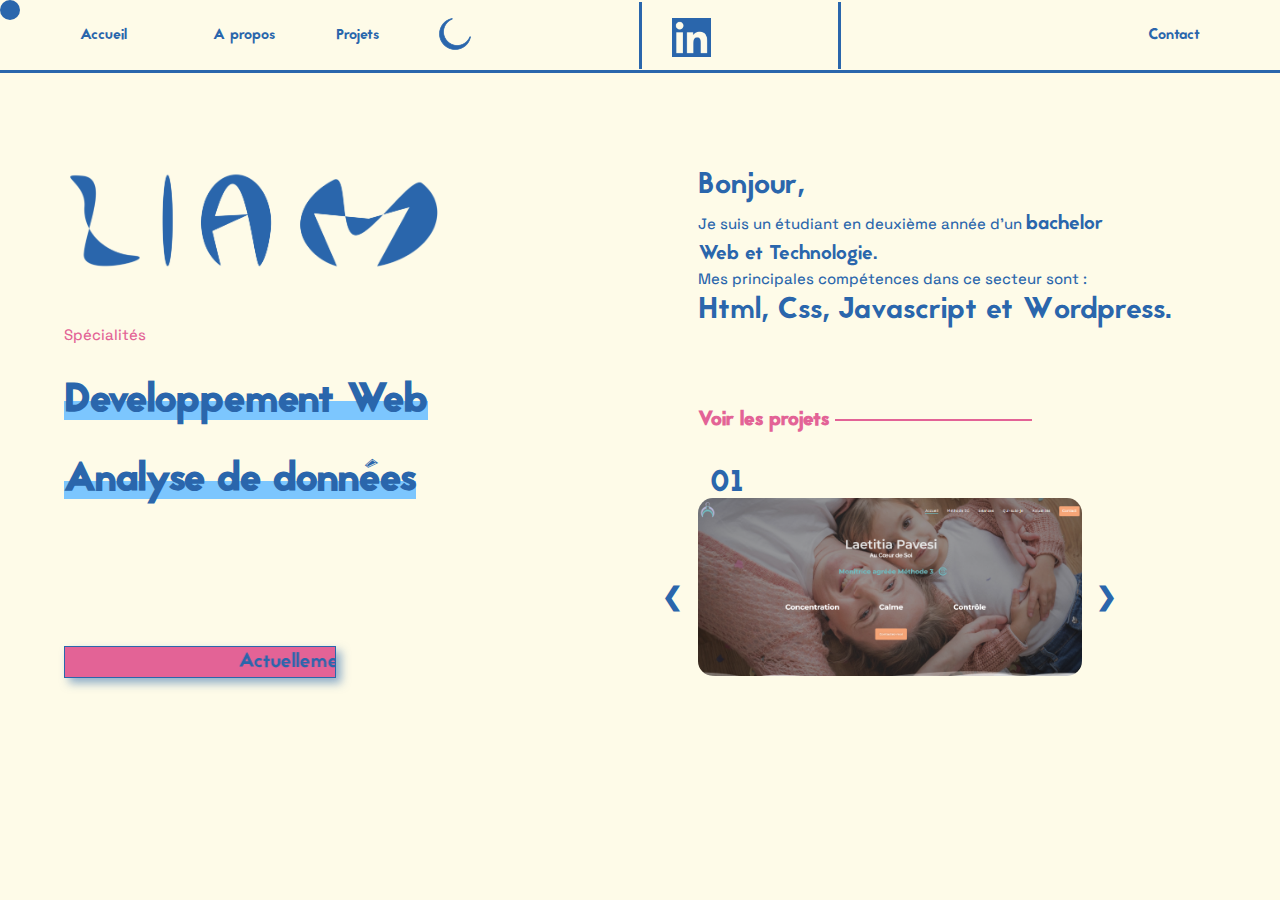
<file: index.html>
<!DOCTYPE html>
<html lang="en">
<head>
    <meta charset="UTF-8">
    <meta http-equiv="X-UA-Compatible" content="IE=edge">
    <meta name="viewport" content="width=device-width, initial-scale=1.0">
    <title>Liam Desrayaud - Developpeur Web</title>
    <link rel="stylesheet" href="assets\Css\Style.css">
    <link rel="apple-touch-icon" sizes="180x180" href="assets\favicon\apple-touch-icon.png">
    <link rel="icon" type="image/png" sizes="32x32" href="assets\favicon\favicon-32x32.png">
    <link rel="icon" type="image/png" sizes="16x16" href="assets\favicon\favicon-16x16.png">
    <link rel="manifest" href="assets\favicon\site.webmanifest">
</head>
<body>
    <div id="trailer">
      <img class="mousseInfos" src="assets\media\img\liens-trailler.png" alt="">
    </div>

      <nav>
        <div class="firstNavigation element">
          <a href="index.html">Accueil</a>
          <a href="A-propos.html">A propos</a>
          <a href="projets.html">Projets</a>
          <button class="darkModeBtn">
            <img class="iconsSoleilLune" src="assets\media\img\croissant-de-lune.png" alt="">
          </button>
          
        </div>
        <div class="socialMedia element">
          <a href="">
            <img  id="linkedin" src="assets\media\img\linkedin.png" alt="">
          </a>
        </div>
        <div class="contact element">
          <a href="mailto:liam.desrayaud@next-u.fr">Contact</a>  
        </div>
      </nav>
    <header class="headerAcceuil">
      <div class="left">
        <img id="imgLiamFontPerso" src="assets\media\img\liamFontPerso.png" alt="">
        <p>Spécialités</p>
        <h1 id="devWebHome"> <span class="surlignage">Developpement Web</span></h1>
        <h2 id="analyseHome"> <span class="surlignage">Analyse de données</span></h2>
        <div class="contenaireDefilementTexte">
          <marquee width="100%" scrollamount="10">Actuellement en recherche de stage</marquee>
        </div>
      </div>
      
      <div class="right">
        <p>
          <span class="primarySpan bonjour">Bonjour,</span> <br>Je suis un étudiant en deuxième année d'un <span class="primarySpan webTech">bachelor <br> Web et Technologie.</span> <br> Mes principales compétences dans ce secteur sont :<br><span class="primarySpan competence">Html, Css, Javascript et Wordpress.</span>
        </p>
        <div class="projetsAcceuilPres">
          <h2>Voir les projets</h2>
          
          <div class="slideshow-container Dev">
            <div class="mySlidesDev fade">
              <div class="numbertext">01</div>
              <a href="projet-LaetitiaPavesi.html"><img class="imgcar" src="assets\media\img\LaetitiaProjet.png" alt="Exemple site web Laetitia Pavesi"></a>
            </div>

            <div class="mySlidesDev fade">
              <div class="numbertext">02</div>
              <a href="projet-TrackAndSave.html"><img class="imgcar" src="assets\media\img\exemple1.png" alt="Exemple site web Track and save"></a>
            </div>

            <div class="mySlidesDev fade">
              <div class="numbertext">03</div>
              <a href="projet-Ecoshifting.html"><img class="imgcar" src="assets\media\img\ecoshifting.png" alt="Exemple site web Ecoshifting"></a>
            </div>
            <a class="prev" onclick="plusSlides(-1)">&#10094;</a>
            <a class="next" onclick="plusSlides(1)">&#10095;</a>
          </div>

          <div class="slideshow-container Analyse">
            <div class="mySlidesAnalyse fade">
              <div class="numbertext">01</div>
              <a href="projet-OutilsStatistique.html"><img class="imgcar" src="assets\media\img\ExempleKubi.png" alt="Exemple de rapport Google data studio"></a>
            </div>

            <div class="mySlidesAnalyse fade">
              <div class="numbertext">02</div>
              <a href="projet-Fiverr.html"><img class="imgcar" src="assets\media\img\exempleFiverr.png" alt="Profil fiverr Liam desrayaud"></a>
            </div>

            <a class="prev" onclick="plusSlidesAnalyse(-1)">&#10094;</a>
            <a class="next" onclick="plusSlidesAnalyse(1)">&#10095;</a>
          </div>
        </div>
      </div>
    </header>
    <script src="assets\script\app.js"></script>
    <script src="assets\script\acceuil.js"></script>
</body>
</html>
</file>
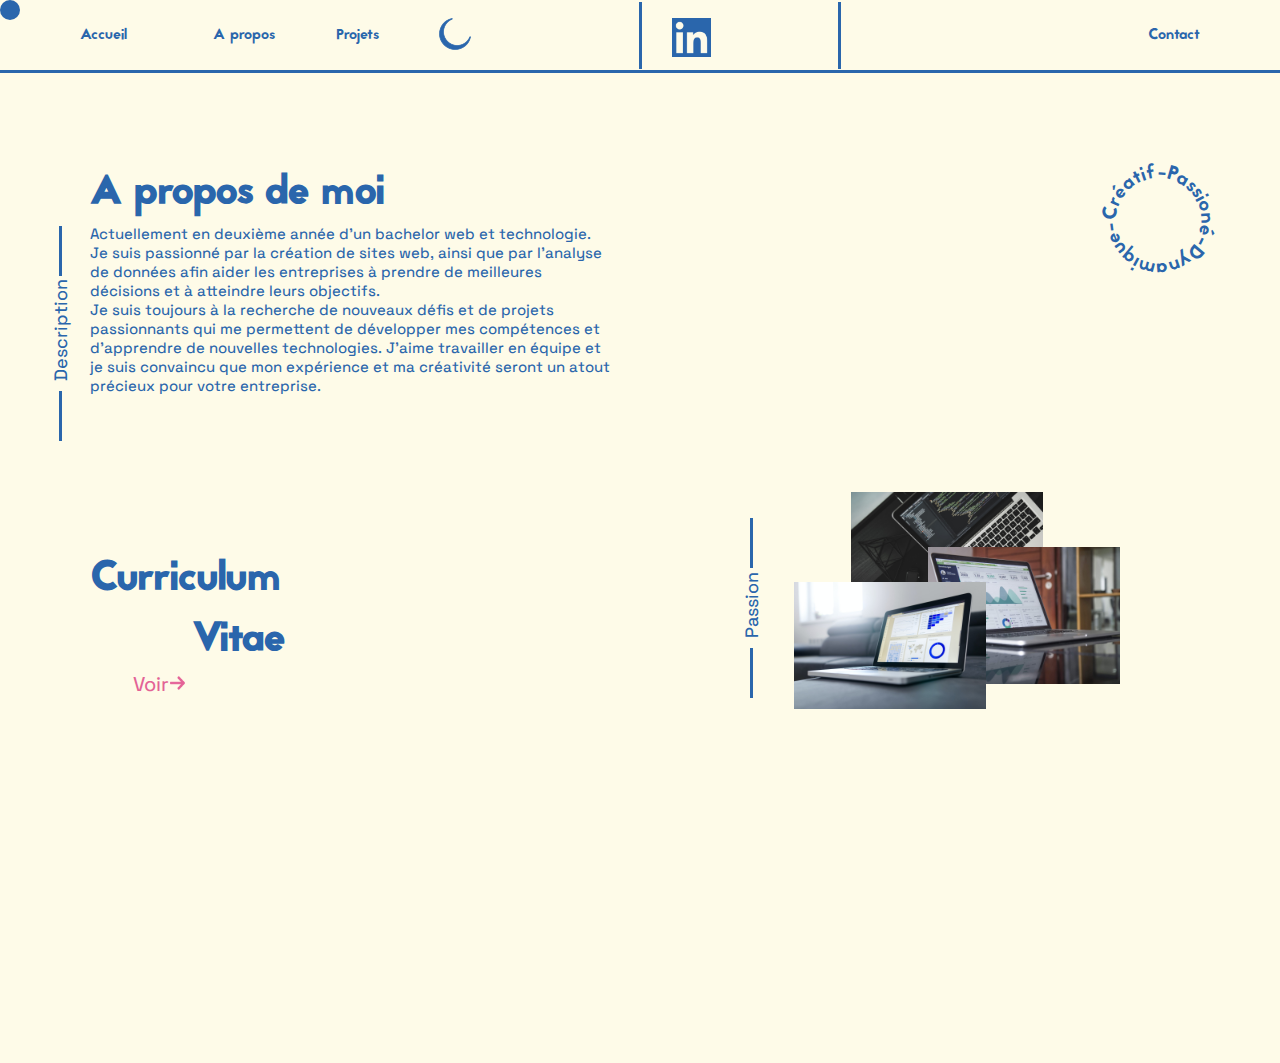
<file: A-propos.html>
<!DOCTYPE html>
<html lang="fr">
<head>
    <meta charset="UTF-8">
    <meta http-equiv="X-UA-Compatible" content="IE=edge">
    <meta name="viewport" content="width=device-width, initial-scale=1.0">
    <title>Liam Desrayaud - Developpeur Web</title>
    <link rel="stylesheet" href="assets\Css\Style.css">
    <link rel="apple-touch-icon" sizes="180x180" href="assets\favicon\apple-touch-icon.png">
    <link rel="icon" type="image/png" sizes="32x32" href="assets\favicon\favicon-32x32.png">
    <link rel="icon" type="image/png" sizes="16x16" href="assets\favicon\favicon-16x16.png">
    <link rel="manifest" href="assets\favicon\site.webmanifest">
</head>
<body>
  <div id="trailer">
    <img class="mousseInfos" src="assets\media\img\liens-trailler.png" alt="">
  </div>

      <nav>
        <div class="firstNavigation element">
          <a href="index.html">Accueil</a>
          <a href="A-propos.html">A propos</a>
          <a href="projets.html">Projets</a>
          <button class="darkModeBtn">
            <img class="iconsSoleilLune" src="assets\media\img\croissant-de-lune.png" alt="">
          </button>
          
        </div>
        <div class="socialMedia element">
          <a href="">
            <img  id="linkedin" src="assets\media\img\linkedin.png" alt="">
          </a>
        </div>
        <div class="contact element">
          <a href="mailto:liam.desrayaud@next-u.fr">Contact</a>  
        </div>
      </nav>
      <div class="contentAbout">
        <div class="textPerso">
            <div class="explication">
              <p> Description </p>
            </div>
            <div class="textAbout">
              <h1>A propos de moi</h1>
              <p> Actuellement en deuxième année d’un bachelor web et technologie. <br> Je suis passionné par la création de sites web, ainsi que par l'analyse de données afin aider les entreprises à prendre de meilleures décisions et à atteindre leurs objectifs. <br> Je suis toujours à la recherche de nouveaux défis et de projets passionnants qui me permettent de développer mes compétences et d'apprendre de nouvelles technologies. J'aime travailler en équipe et je suis convaincu que mon expérience et ma créativité seront un atout précieux pour votre entreprise.</p>
            </div>
            
        </div>
        <div class="cercle">
          <div class="svgProposCercle">
            <svg class="svgCercle" viewBox="0 0 100 100" width="100" height="100">
              <defs>
                <path id="circle"
                  d="
                    M 50, 50
                    m -37, 0
                    a 37,37 0 1,1 74,0
                    a 37,37 0 1,1 -74,0"/>
              </defs>
              <text font-size="1.73rem">
                <textPath xlink:href="#circle">
                  Créatif-Passioné-Dynamique-
                </textPath>
              </text>
            </svg>
          </div>
        </div>
        <div class="curVit">
            <h2 class="firstT title">C<span class="hoverOpacity">u</span><span class="hoverOpacity">r</span><span class="hoverOpacity">r</span><span class="hoverOpacity">i</span><span class="hoverOpacity">c</span><span class="hoverOpacity">u</span><span class="hoverOpacity">l</span><span class="hoverOpacity">u</span><span class="hoverOpacity">m</span></h2>
            <h2 class="secondT title">V<span class="hoverOpacity">i</span><span class="hoverOpacity">t</span><span class="hoverOpacity">a</span><span class="hoverOpacity">e</span></h2>
            <div class="btnCV">
              <button>Voir</button>
              <img src="assets\media\img\right-arrow.png" alt="">
            </div>
        </div>
        <div class="imgPassion">
            <div class="explicationPassion">

            </div>
            <div class="explication">
              <p> Passion </p>
            </div>  
            <div class="galerieImg">
              <img class="image first" src="assets\media\img\progra.jpg" alt=""><img class="image second" src="assets\media\img\visu2.jpg" alt=""><img class="image third" src="assets\media\img\visu.jpg" alt="">
            </div>

        </div>
    </div>

   
    <script src="assets\script\app.js"></script>
    <script src="assets\script\a-propos.js"></script>
</body>
</html>
</file>
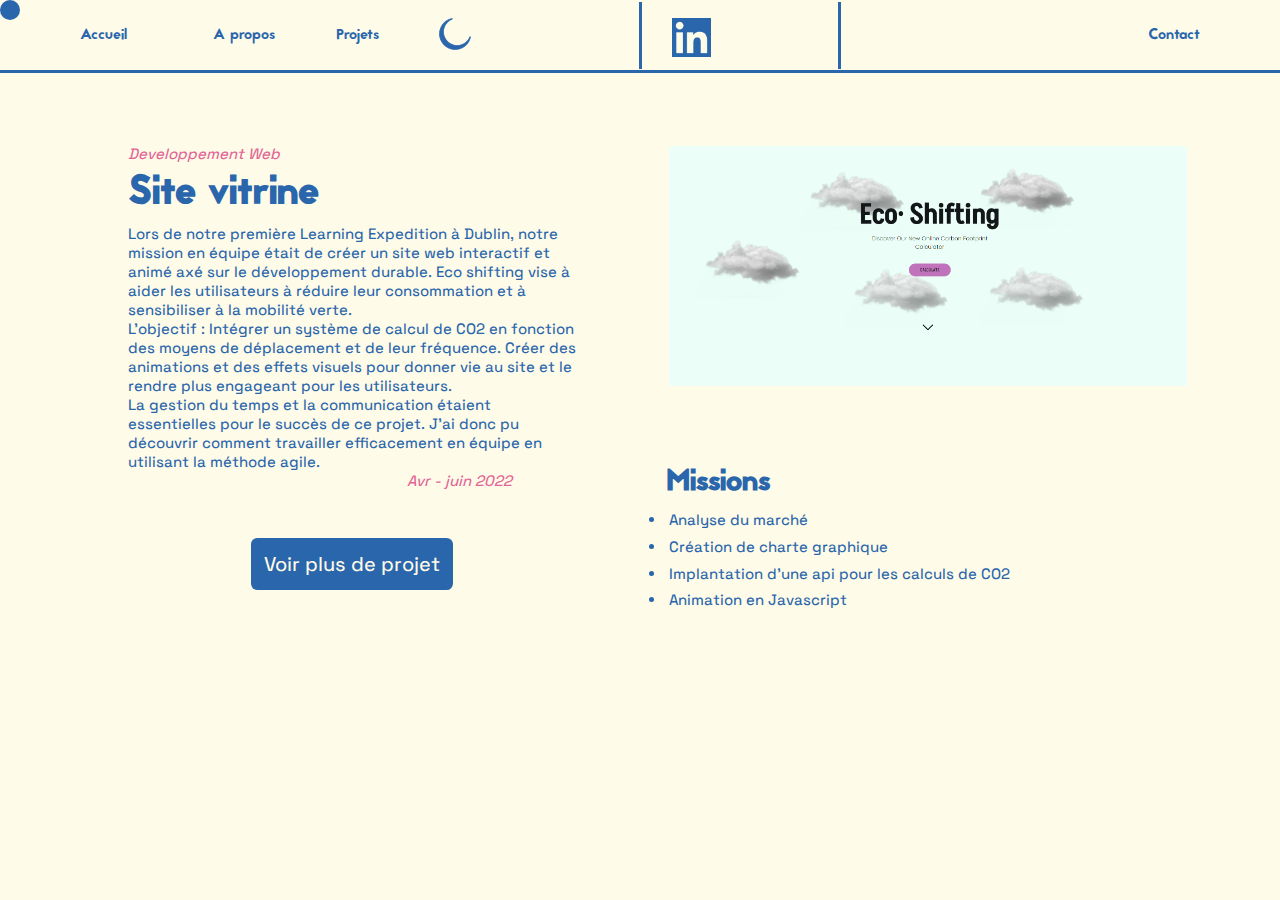
<file: projet-Ecoshifting.html>
<!DOCTYPE html>
<html lang="en">
<head>
    <meta charset="UTF-8">
    <meta http-equiv="X-UA-Compatible" content="IE=edge">
    <meta name="viewport" content="width=device-width, initial-scale=1.0">
    <title>Liam Desrayaud - Developpeur Web</title>
    <link rel="stylesheet" href="assets\Css\Style.css">
    <link rel="apple-touch-icon" sizes="180x180" href="assets\favicon\apple-touch-icon.png">
    <link rel="icon" type="image/png" sizes="32x32" href="assets\favicon\favicon-32x32.png">
    <link rel="icon" type="image/png" sizes="16x16" href="assets\favicon\favicon-16x16.png">
    <link rel="manifest" href="assets\favicon\site.webmanifest">
</head>
<body>
  <div id="trailer">
    <img class="mousseInfos" src="assets\media\img\liens-trailler.png" alt="">
  </div>
    <nav>
      <div class="firstNavigation element">
        <a href="index.html">Accueil</a>
        <a href="A-propos.html">A propos</a>
        <a href="projets.html">Projets</a>
        <button class="darkModeBtn">
          <img class="iconsSoleilLune" src="assets\media\img\croissant-de-lune.png" alt="">
        </button>
        
      </div>
      <div class="socialMedia element">
        <a href="">
          <img  id="linkedin" src="assets\media\img\linkedin.png" alt="">
        </a>
      </div>
      <div class="contact element">
        <a href="mailto:liam.desrayaud@next-u.fr">Contact</a>  
      </div>
    </nav>

      <section class="projetTemplate">
        <section class="explicationProjet">
            <div class="textExplicationProjet">
                <p class="pspecialite para">Developpement Web</p>
                <h1>Site vitrine</h1>
                <p class="paragraphe">Lors de notre première Learning Expedition à Dublin, notre mission en équipe était de créer un site web interactif et animé axé sur le développement durable. Eco shifting vise à aider les utilisateurs à réduire leur consommation et à sensibiliser à la mobilité verte.
                 <br> L'objectif : Intégrer un système de calcul de CO2 en fonction des moyens de déplacement et de leur fréquence. Créer des animations et des effets visuels pour donner vie au site et le rendre plus engageant pour les utilisateurs. 
                <br> La gestion du temps et la communication étaient essentielles pour le succès de ce projet. J'ai donc pu découvrir comment travailler efficacement en équipe en utilisant la méthode agile.                  
                  </p>
                <p class="pdate para">Avr - juin 2022</p>
            </div>
            
        </section>
        <section class="imgProjet">
          <a href="" target="_blank" ><img src="assets\media\img\ecoshifting.png" alt=""></a>
        </section>
         <section class="arrowDown">
            <a href="projets.html"><button class="btnplusProjet">Voir plus de projet</button></a>
        </section>
        <section class="techProjet">
          <div class="explicationTechProjet">
            <h1>Missions</h1>
            <ul>
              <li>Analyse du marché</li>
              <li>Création de charte graphique</li>
              <li>Implantation d'une api pour les calculs de CO2</li>
              <li>Animation en Javascript</li>
            </ul>
          </div>
        </section>
    <script src="assets\script\app.js"></script>
    <script src="assets\script\projetTemplate.js"></script>
</body>
</html>
</file>
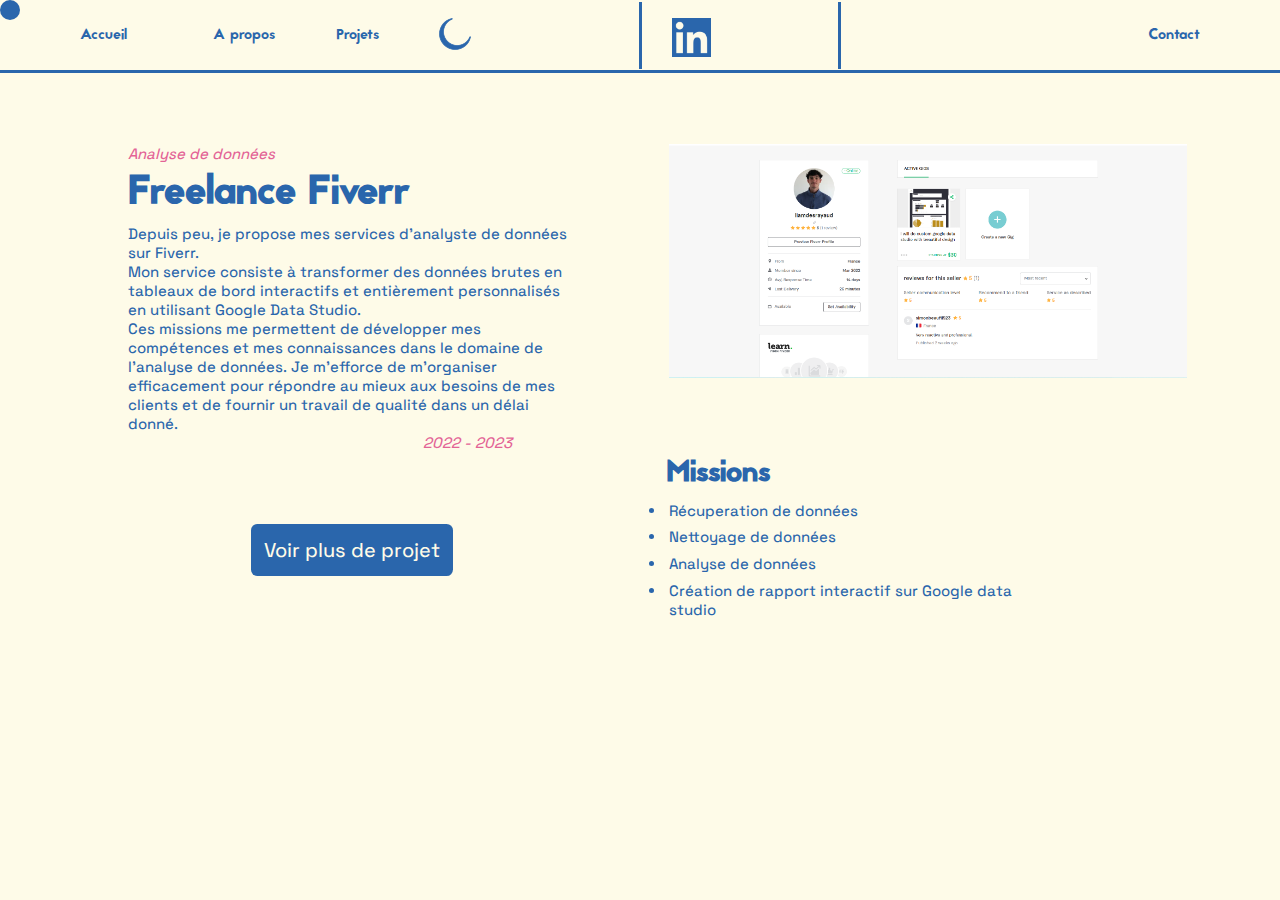
<file: projet-Fiverr.html>
<!DOCTYPE html>
<html lang="en">
<head>
    <meta charset="UTF-8">
    <meta http-equiv="X-UA-Compatible" content="IE=edge">
    <meta name="viewport" content="width=device-width, initial-scale=1.0">
    <title>Liam Desrayaud - Developpeur Web</title>
    <link rel="stylesheet" href="assets\Css\Style.css">
    <link rel="apple-touch-icon" sizes="180x180" href="assets\favicon\apple-touch-icon.png">
    <link rel="icon" type="image/png" sizes="32x32" href="assets\favicon\favicon-32x32.png">
    <link rel="icon" type="image/png" sizes="16x16" href="assets\favicon\favicon-16x16.png">
    <link rel="manifest" href="assets\favicon\site.webmanifest">
</head>
<body>
  <div id="trailer">
    <img class="mousseInfos" src="assets\media\img\liens-trailler.png" alt="">
  </div>
    <nav>
      <div class="firstNavigation element">
        <a href="index.html">Accueil</a>
        <a href="A-propos.html">A propos</a>
        <a href="projets.html">Projets</a>
        <button class="darkModeBtn">
          <img class="iconsSoleilLune" src="assets\media\img\croissant-de-lune.png" alt="">
        </button>
        
      </div>
      <div class="socialMedia element">
        <a href="">
          <img  id="linkedin" src="assets\media\img\linkedin.png" alt="">
        </a>
      </div>
      <div class="contact element">
        <a href="mailto:liam.desrayaud@next-u.fr">Contact</a>  
      </div>
    </nav>
      <section class="projetTemplate">
        <section class="explicationProjet">
            <div class="textExplicationProjet">
                <p class="pspecialite para">Analyse de données</p>
                <h1>Freelance Fiverr</h1>
                <p class="paragraphe">Depuis peu, je propose mes services d'analyste de données sur Fiverr. <br> Mon service consiste à transformer des données brutes en tableaux de bord interactifs et entièrement personnalisés en utilisant Google Data Studio. <br> Ces missions me permettent de développer mes compétences et mes connaissances dans le domaine de l'analyse de données. Je m'efforce de m'organiser efficacement pour répondre au mieux aux besoins de mes clients et de fournir un travail de qualité dans un délai donné. 
                  </p>
                <p class="pdate para">2022 - 2023</p>
            </div>
            
        </section>
        <section class="imgProjet">
          <a href="" target="_blank" ><img src="assets\media\img\exempleFiverr.png" alt=""></a>
        </section>
        <section class="arrowDown">
          <a href="projets.html"><button class="btnplusProjet">Voir plus de projet</button></a>
        </section>
        <section class="techProjet">
          <div class="explicationTechProjet">
            <h1>Missions</h1>
            <ul>
              <li>Récuperation de données</li>
              <li>Nettoyage de données</li>
              <li>Analyse de données</li>
              <li>Création de rapport interactif sur Google data studio</li>
            </ul>
          </div>
        </section>
    <script src="assets\script\app.js"></script>
    <script src="assets\script\projetTemplate.js"></script>
</body>
</html>
</file>
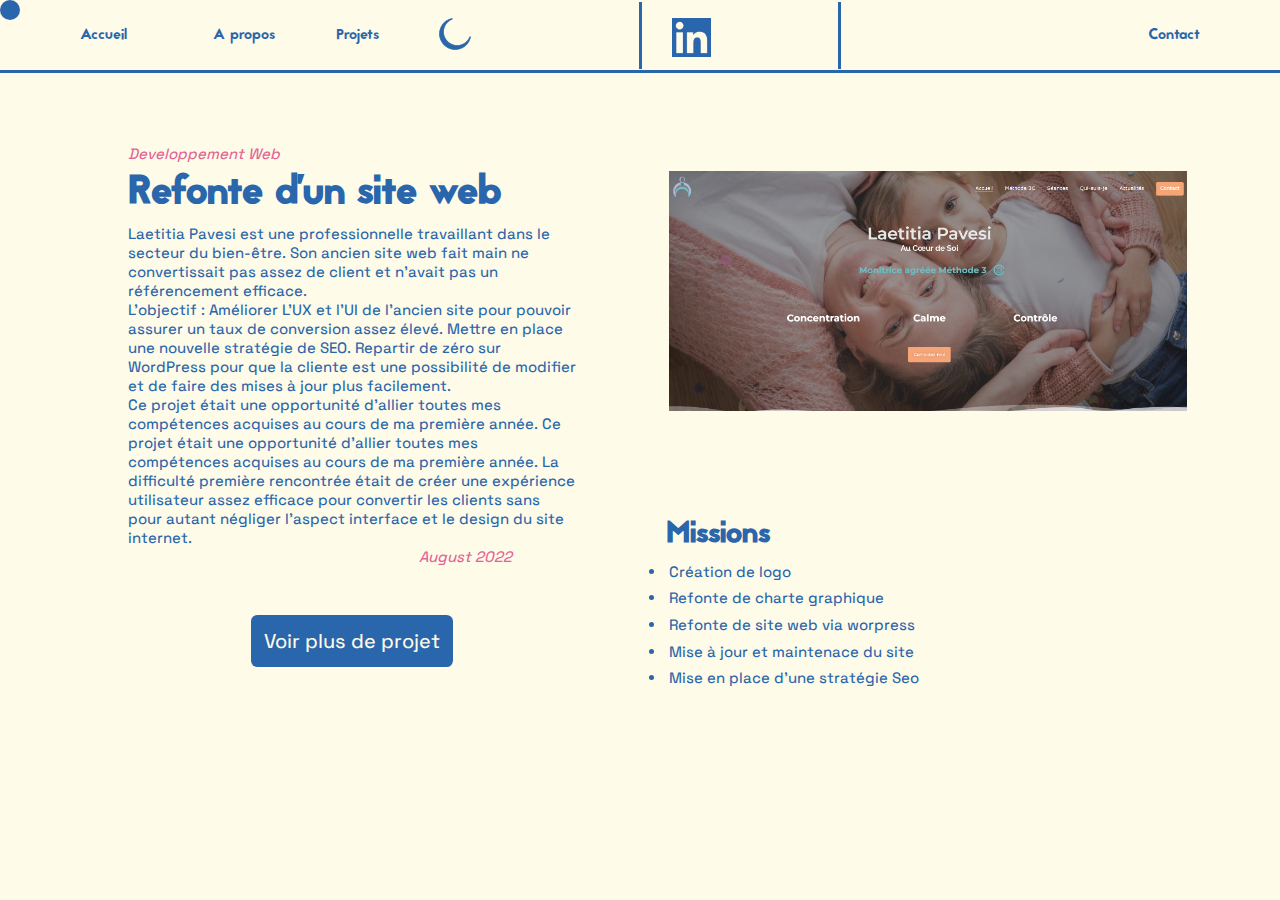
<file: projet-LaetitiaPavesi.html>
<!DOCTYPE html>
<html lang="en">
<head>
    <meta charset="UTF-8">
    <meta http-equiv="X-UA-Compatible" content="IE=edge">
    <meta name="viewport" content="width=device-width, initial-scale=1.0">
    <title>Liam Desrayaud - Developpeur Web</title>
    <link rel="stylesheet" href="assets\Css\Style.css">
    <link rel="apple-touch-icon" sizes="180x180" href="assets\favicon\apple-touch-icon.png">
    <link rel="icon" type="image/png" sizes="32x32" href="assets\favicon\favicon-32x32.png">
    <link rel="icon" type="image/png" sizes="16x16" href="assets\favicon\favicon-16x16.png">
    <link rel="manifest" href="assets\favicon\site.webmanifest">
</head>
<body>
  <div id="trailer">
    <img class="mousseInfos" src="assets\media\img\liens-trailler.png" alt="">
  </div>

    <nav>
      <div class="firstNavigation element">
        <a href="index.html">Accueil</a>
        <a href="A-propos.html">A propos</a>
        <a href="projets.html">Projets</a>
        <button class="darkModeBtn">
          <img class="iconsSoleilLune" src="assets\media\img\croissant-de-lune.png" alt="">
        </button>
        
      </div>
      <div class="socialMedia element">
        <a href="">
          <img  id="linkedin" src="assets\media\img\linkedin.png" alt="">
        </a>
      </div>
      <div class="contact element">
        <a href="mailto:liam.desrayaud@next-u.fr">Contact</a>  
      </div>
    </nav>

      <section class="projetTemplate">
        <section class="explicationProjet">
            <div class="textExplicationProjet">
                <p class="pspecialite para">Developpement Web</p>
                <h1>Refonte d'un site web</h1>
                <p class="paragraphe">Laetitia Pavesi est une professionnelle travaillant dans le secteur du bien-être. Son ancien site web fait main ne convertissait pas assez de client et n'avait pas un référencement efficace.
                 <br> L’objectif : Améliorer L’UX et l’UI de l’ancien site pour pouvoir assurer un taux de conversion assez élevé. Mettre en place une nouvelle stratégie de SEO. Repartir de zéro sur WordPress pour que la cliente est une possibilité de modifier et de faire des mises à jour plus facilement. 
                 <br> Ce projet était une opportunité d’allier toutes mes compétences acquises au cours de ma première année. Ce projet était une opportunité d’allier toutes mes compétences acquises au cours de ma première année. La difficulté première rencontrée était de créer une expérience utilisateur assez efficace pour convertir les clients sans pour autant négliger l’aspect interface et le design du site internet. 
                  </p>
                <p class="pdate para">August 2022</p>
            </div>
            
        </section>
        <section class="imgProjet">
          <a href="https://laetitia-pavesi.fr/" target="_blank" ><img src="assets\media\img\LaetitiaProjet.png" alt=""></a>
        </section>
        <section class="arrowDown">
            <a href="projets.html"><button class="btnplusProjet">Voir plus de projet</button></a>
        </section>
        <section class="techProjet">
          <div class="explicationTechProjet">
            <h1>Missions</h1>
            <ul>
              <li>Création de logo</li>
              <li>Refonte de charte graphique</li>
              <li>Refonte de site web via worpress</li>
              <li>Mise à jour et maintenace du site</li>
              <li>Mise en place d’une stratégie Seo </li>
            </ul>
          </div>
        </section>
    <script src="assets\script\app.js"></script>
    <script src="assets\script\projetTemplate.js"></script>
</body>
</html>
</file>
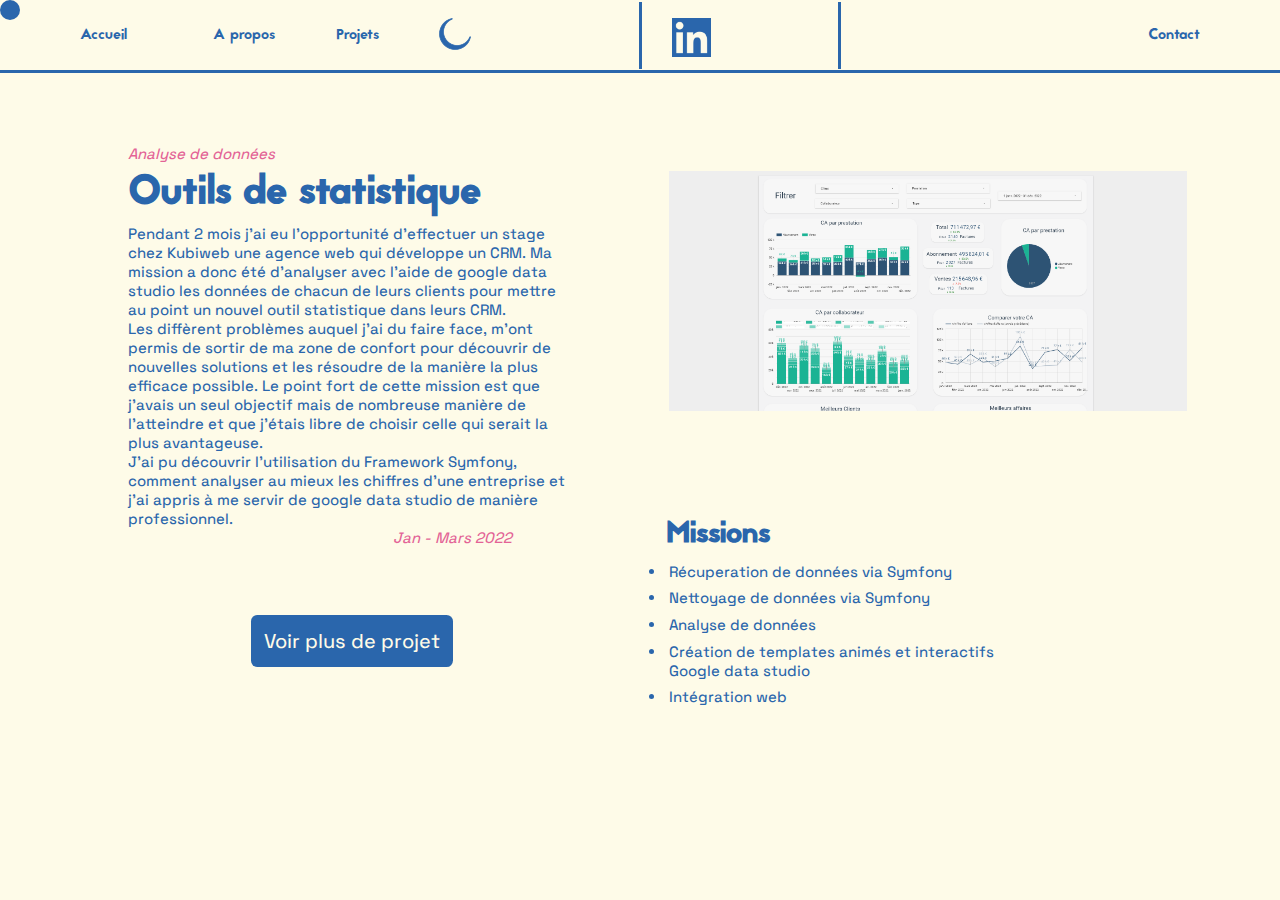
<file: projet-OutilsStatistique.html>
<!DOCTYPE html>
<html lang="en">
<head>
    <meta charset="UTF-8">
    <meta http-equiv="X-UA-Compatible" content="IE=edge">
    <meta name="viewport" content="width=device-width, initial-scale=1.0">
    <title>Liam Desrayaud - Developpeur Web</title>
    <link rel="stylesheet" href="assets\Css\Style.css">
    <link rel="apple-touch-icon" sizes="180x180" href="assets\favicon\apple-touch-icon.png">
    <link rel="icon" type="image/png" sizes="32x32" href="assets\favicon\favicon-32x32.png">
    <link rel="icon" type="image/png" sizes="16x16" href="assets\favicon\favicon-16x16.png">
    <link rel="manifest" href="assets\favicon\site.webmanifest">
</head>
<body>
  <div id="trailer">
    <img class="mousseInfos" src="assets\media\img\liens-trailler.png" alt="">
  </div>
  <nav>
    <div class="firstNavigation element">
      <a href="index.html">Accueil</a>
      <a href="A-propos.html">A propos</a>
      <a href="projets.html">Projets</a>
      <button class="darkModeBtn">
        <img class="iconsSoleilLune" src="assets\media\img\croissant-de-lune.png" alt="">
      </button>
      
    </div>
    <div class="socialMedia element">
      <a href="">
        <img  id="linkedin" src="assets\media\img\linkedin.png" alt="">
      </a>
    </div>
    <div class="contact element">
      <a href="mailto:liam.desrayaud@next-u.fr">Contact</a>  
    </div>
  </nav>

      <section class="projetTemplate">
        <section class="explicationProjet">
            <div class="textExplicationProjet">
                <p class="pspecialite para">Analyse de données</p>
                <h1>Outils de statistique</h1>
                <p class="paragraphe">Pendant 2 mois j’ai eu l’opportunité d’effectuer un stage chez Kubiweb une agence web qui développe un CRM. Ma mission a donc été d’analyser avec l’aide de google data studio les données de chacun de leurs clients pour mettre au point un nouvel outil statistique dans leurs CRM. 
                 <br> Les diffèrent problèmes auquel j’ai du faire face, m’ont permis de sortir de ma zone de confort pour découvrir de nouvelles solutions et les résoudre de la manière la plus efficace possible. Le point fort de cette mission est que j’avais un seul objectif mais de nombreuse manière de l’atteindre et que j’étais libre de choisir celle qui serait la plus avantageuse. 
                <br>  J’ai pu découvrir l’utilisation du Framework Symfony, comment analyser au mieux les chiffres d’une entreprise et j’ai appris à me servir de google data studio de manière professionnel. 
                  
                  </p>
                <p class="pdate para">Jan - Mars 2022</p>
            </div>
            
        </section>
        <section class="imgProjet">
          <a href="https://www.my-clic.fr/" target="_blank" ><img src="assets\media\img\ExempleKubi.png" alt=""></a>
        </section>
        <section class="arrowDown">
          <a href="projets.html"><button class="btnplusProjet">Voir plus de projet</button></a>
      </section>
        <section class="techProjet">
          <div class="explicationTechProjet">
            <h1>Missions</h1>
            <ul>
              <li>Récuperation de données via Symfony</li>
              <li>Nettoyage de données via Symfony</li>
              <li>Analyse de données</li>
              <li>Création de templates animés et interactifs Google data studio</li>
              <li>Intégration web</li>
            </ul>
          </div>
        </section>
    <script src="assets\script\app.js"></script>
    <script src="assets\script\projetTemplate.js"></script>
</body>
</html>
</file>
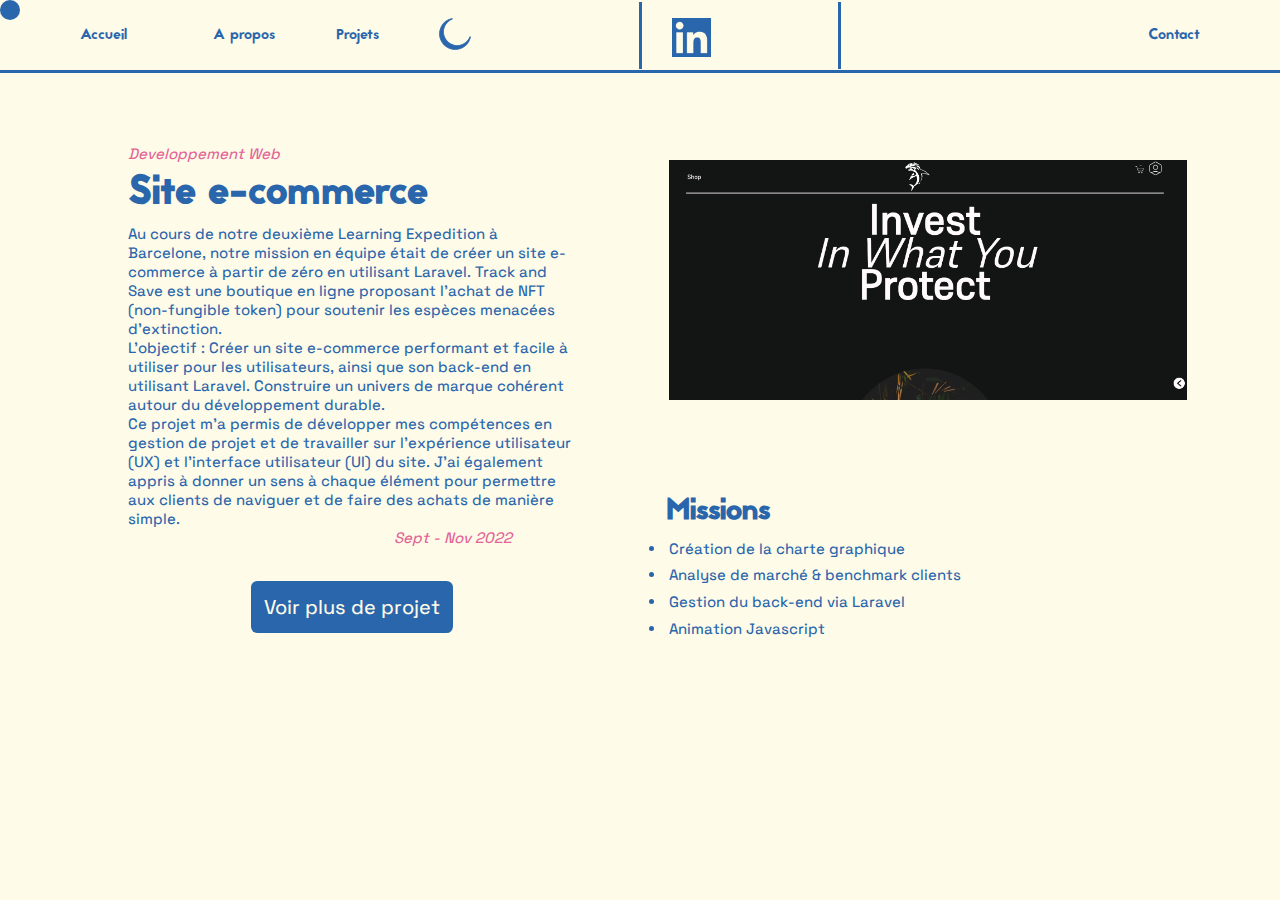
<file: projet-TrackAndSave.html>
<!DOCTYPE html>
<html lang="en">
<head>
    <meta charset="UTF-8">
    <meta http-equiv="X-UA-Compatible" content="IE=edge">
    <meta name="viewport" content="width=device-width, initial-scale=1.0">
    <title>Liam Desrayaud - Developpeur Web</title>
    <link rel="stylesheet" href="assets\Css\Style.css">
    <link rel="apple-touch-icon" sizes="180x180" href="assets\favicon\apple-touch-icon.png">
    <link rel="icon" type="image/png" sizes="32x32" href="assets\favicon\favicon-32x32.png">
    <link rel="icon" type="image/png" sizes="16x16" href="assets\favicon\favicon-16x16.png">
    <link rel="manifest" href="assets\favicon\site.webmanifest">
</head>
<body>
  <div id="trailer">
    <img class="mousseInfos" src="assets\media\img\liens-trailler.png" alt="">
  </div>
  <nav>
    <div class="firstNavigation element">
      <a href="index.html">Accueil</a>
      <a href="A-propos.html">A propos</a>
      <a href="projets.html">Projets</a>
      <button class="darkModeBtn">
        <img class="iconsSoleilLune" src="assets\media\img\croissant-de-lune.png" alt="">
      </button>
      
    </div>
    <div class="socialMedia element">
      <a href="">
        <img  id="linkedin" src="assets\media\img\linkedin.png" alt="">
      </a>
    </div>
    <div class="contact element">
      <a href="mailto:liam.desrayaud@next-u.fr">Contact</a>  
    </div>
  </nav>

      <section class="projetTemplate">
        <section class="explicationProjet">
            <div class="textExplicationProjet">
                <p class="pspecialite para">Developpement Web</p>
                <h1>Site e-commerce</h1>
                <p class="paragraphe">Au cours de notre deuxième Learning Expedition à Barcelone, notre mission en équipe était de créer un site e-commerce à partir de zéro en utilisant Laravel. Track and Save est une boutique en ligne proposant l'achat de NFT (non-fungible token) pour soutenir les espèces menacées d'extinction. 
                 <br> L'objectif : Créer un site e-commerce performant et facile à utiliser pour les utilisateurs, ainsi que son back-end en utilisant Laravel. Construire un univers de marque cohérent autour du développement durable. 
                 <br> Ce projet m'a permis de développer mes compétences en gestion de projet et de travailler sur l'expérience utilisateur (UX) et l'interface utilisateur (UI) du site. J'ai également appris à donner un sens à chaque élément pour permettre aux clients de naviguer et de faire des achats de manière simple.
                   
                  </p>
                <p class="pdate para">Sept - Nov 2022</p>
            </div>
            
        </section>
        <section class="imgProjet">
          <a href="" target="_blank" ><img src="assets\media\img\exemple1.png" alt=""></a>
        </section>
        <section class="arrowDown">
          <a href="projets.html"><button class="btnplusProjet">Voir plus de projet</button></a>
        </section>
        <section class="techProjet">
          <div class="explicationTechProjet">
            <h1>Missions</h1>
            <ul>
              <li>Création de la charte graphique</li>
              <li>Analyse de marché & benchmark clients</li>
              <li>Gestion du back-end via Laravel</li>
              <li>Animation Javascript</li>

            </ul>
          </div>
        </section>
    <script src="assets\script\app.js"></script>
    <script src="assets\script\projetTemplate.js"></script>
</body>
</html>
</file>
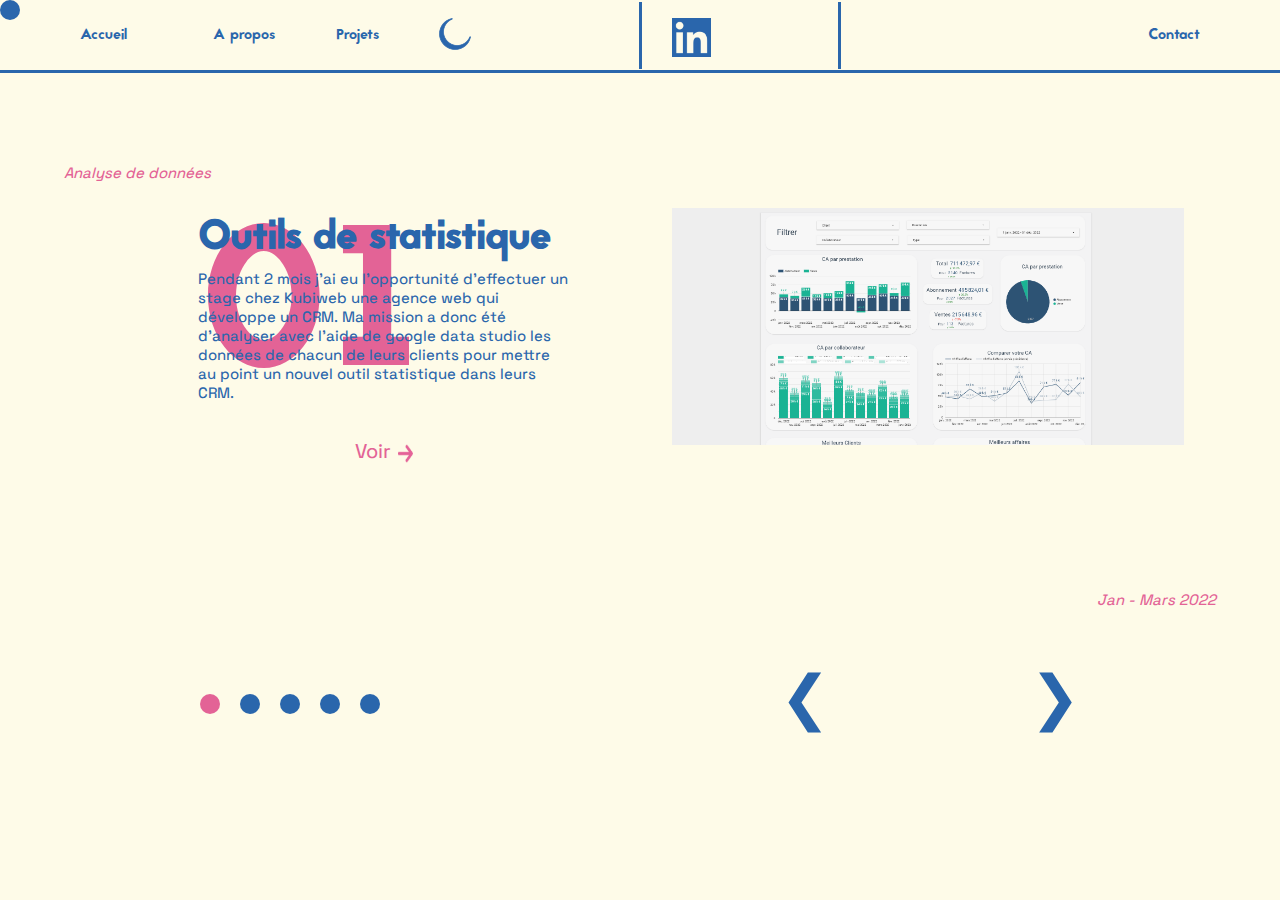
<file: projets.html>
<!DOCTYPE html>
<html lang="en">
<head>
    <meta charset="UTF-8">
    <meta http-equiv="X-UA-Compatible" content="IE=edge">
    <meta name="viewport" content="width=device-width, initial-scale=1.0">
    <title>Liam Desrayaud - Developpeur Web</title>
    <link rel="stylesheet" href="assets\Css\Style.css">
    <link rel="apple-touch-icon" sizes="180x180" href="assets\favicon\apple-touch-icon.png">
    <link rel="icon" type="image/png" sizes="32x32" href="assets\favicon\favicon-32x32.png">
    <link rel="icon" type="image/png" sizes="16x16" href="assets\favicon\favicon-16x16.png">
    <link rel="manifest" href="assets\favicon\site.webmanifest">
</head>
<body>
  <div id="trailer">
    <img class="mousseInfos" src="assets\media\img\liens-trailler.png" alt="">
  </div>
  <nav>
    <div class="firstNavigation element">
      <a href="index.html">Accueil</a>
      <a href="A-propos.html">A propos</a>
      <a href="projets.html">Projets</a>
      <button class="darkModeBtn">
        <img class="iconsSoleilLune" src="assets\media\img\croissant-de-lune.png" alt="">
      </button>
      
    </div>
    <div class="socialMedia element">
      <a href="">
        <img  id="linkedin" src="assets\media\img\linkedin.png" alt="">
      </a>
    </div>
    <div class="contact element">
      <a href="mailto:liam.desrayaud@next-u.fr">Contact</a>  
    </div>
  </nav>
      <header class="headerProjets">
        <div class="slideshow-container">
            <div class="projet fade">
                <p class="categorie absol">Analyse de données</p>
                <p class="date absol">Jan - Mars 2022</p>
              <div class="explicationProjet">
                <p class="numero">01</p>
                <h1>Outils de statistique</h1>
                <p>Pendant 2 mois j’ai eu l’opportunité d’effectuer un stage chez Kubiweb une agence web qui développe un CRM. Ma mission a donc été d’analyser avec l’aide de google data studio les données de chacun de leurs clients pour mettre au point un nouvel outil statistique dans leurs CRM. </p>
                <a class="btnProjet" href="projet-OutilsStatistique.html">
                  <p>Voir</p>
                  <img class="imgBtnFleche" src="assets\media\img\right-arrow.png" alt="">
                </a>
              </div>
              <a href="projet-OutilsStatistique.html" ><img class="imgProjet" src="assets\media\img\ExempleKubi.png" alt=""></a>
              
            </div>

            <div class="projet fade">
                <p class="categorie absol">Developpement Web</p>
                <p class="date absol">Avr - juin 2022</p>
              <div class="explicationProjet">
                <p class="numero">02</p>
                <h1>Site vitrine</h1>
                <p>Lors de notre première Learning Expedition à Dublin, notre mission en équipe était de créer un site web interactif et animé axé sur le développement durable. Eco shifting vise à aider les utilisateurs à réduire leur consommation et à sensibiliser à la mobilité verte.</p>
                <a class="btnProjet" href="projet-Ecoshifting.html">
                    <p>Voir</p>
                    <img class="imgBtnFleche" src="assets\media\img\right-arrow.png" alt="">
                </a>
              </div>  
              <a href="projet-Ecoshifting.html" ><img class="imgProjet" src="assets\media\img\ecoshifting.png" alt=""></a>
            </div>

            <div class="projet fade">
                <p class="categorie absol">Developpement Web</p>
                <p class="date absol">Aout 2022</p>
              <div class="explicationProjet">
                <p class="numero">03</p>
                <h1>Refonte d’un site web</h1>
                <p>Laetitia Pavesi est une professionnelle du bien-être. Son ancien site web, ne convertissait pas suffisamment de clients et n'était pas assez bien référence. Cela m’a offert l'opportunité de créer mon premier site professionnel en répondant au mieux aux besoins de la cliente.</p>
                <a class="btnProjet" href="projet-LaetitiaPavesi.html">
                  <p>Voir</p>
                  <img class="imgBtnFleche" src="assets\media\img\right-arrow.png" alt="">
                </a>
              </div>
              <a href="projet-LaetitiaPavesi.html" ><img class="imgProjet" src="assets\media\img\LaetitiaProjet.png" alt=""></a>
            </div>

            <div class="projet fade">
                <p class="categorie absol">Developpement Web</p>
                <p class="date absol">Sept - Nov 2022</p>
              <div class="explicationProjet">
                <p class="numero">04</p>
                <h1>Site e-commerce</h1>
                <p>Au cours de notre deuxième Learning Expedition à Barcelone, notre mission en équipe était de créer un site e-commerce à partir de zéro en utilisant Laravel. Track and Save est une boutique en ligne proposant l'achat de NFT (non-fungible token) pour soutenir les espèces menacées d'extinction.</p>
                <a class="btnProjet" href="projet-TrackAndSave.html">
                  <p>Voir</p>
                  <img class="imgBtnFleche" src="assets\media\img\right-arrow.png" alt="">
                </a>
              </div>
              <a href="projet-TrackAndSave.html" ><img class="imgProjet" src="assets\media\img\exemple1.png" alt=""></a>
            </div>

            <div class="projet fade">
              <p class="categorie absol">Analyse de données</p>
              <p class="date absol">2022 - 2023</p>
            <div class="explicationProjet">
              <p class="numero">05</p>
              <h1>Freelance Fiverr</h1>
              <p>Depuis peu, je propose mes services d'analyste de données sur Fiverr. Mon service consiste à transformer des données brutes en tableaux de bord interactifs et entièrement personnalisés en utilisant Google Data Studio.</p>
              <a class="btnProjet" href="projet-Fiverr.html">
                <p>Voir</p>
                <img class="imgBtnFleche" src="assets\media\img\right-arrow.png" alt="">
              </a>
            </div>
            <a href="projet-Fiverr.html" ><img class="imgProjet" src="assets\media\img\exempleFiverr.png" alt=""></a>
          </div>

        </div>
      </header>
      <section class="commande">
        <div class="avancement">
            <div class="rond one"></div>
            <div class="rond two"></div>
            <div class="rond three"></div>
            <div class="rond four"></div>
            <div class="rond five"></div>
        </div>
        <div class="nextPrevious">
            <a class="prev" onclick="plusSlides(-1)">&#10094;</a>
            <a class="next" onclick="plusSlides(1)">&#10095;</a>
        </div>
      </section>
    <script src="assets\script\app.js"></script>
    <script src="assets\script\projets.js"></script>
</body>
</html>
</file>
